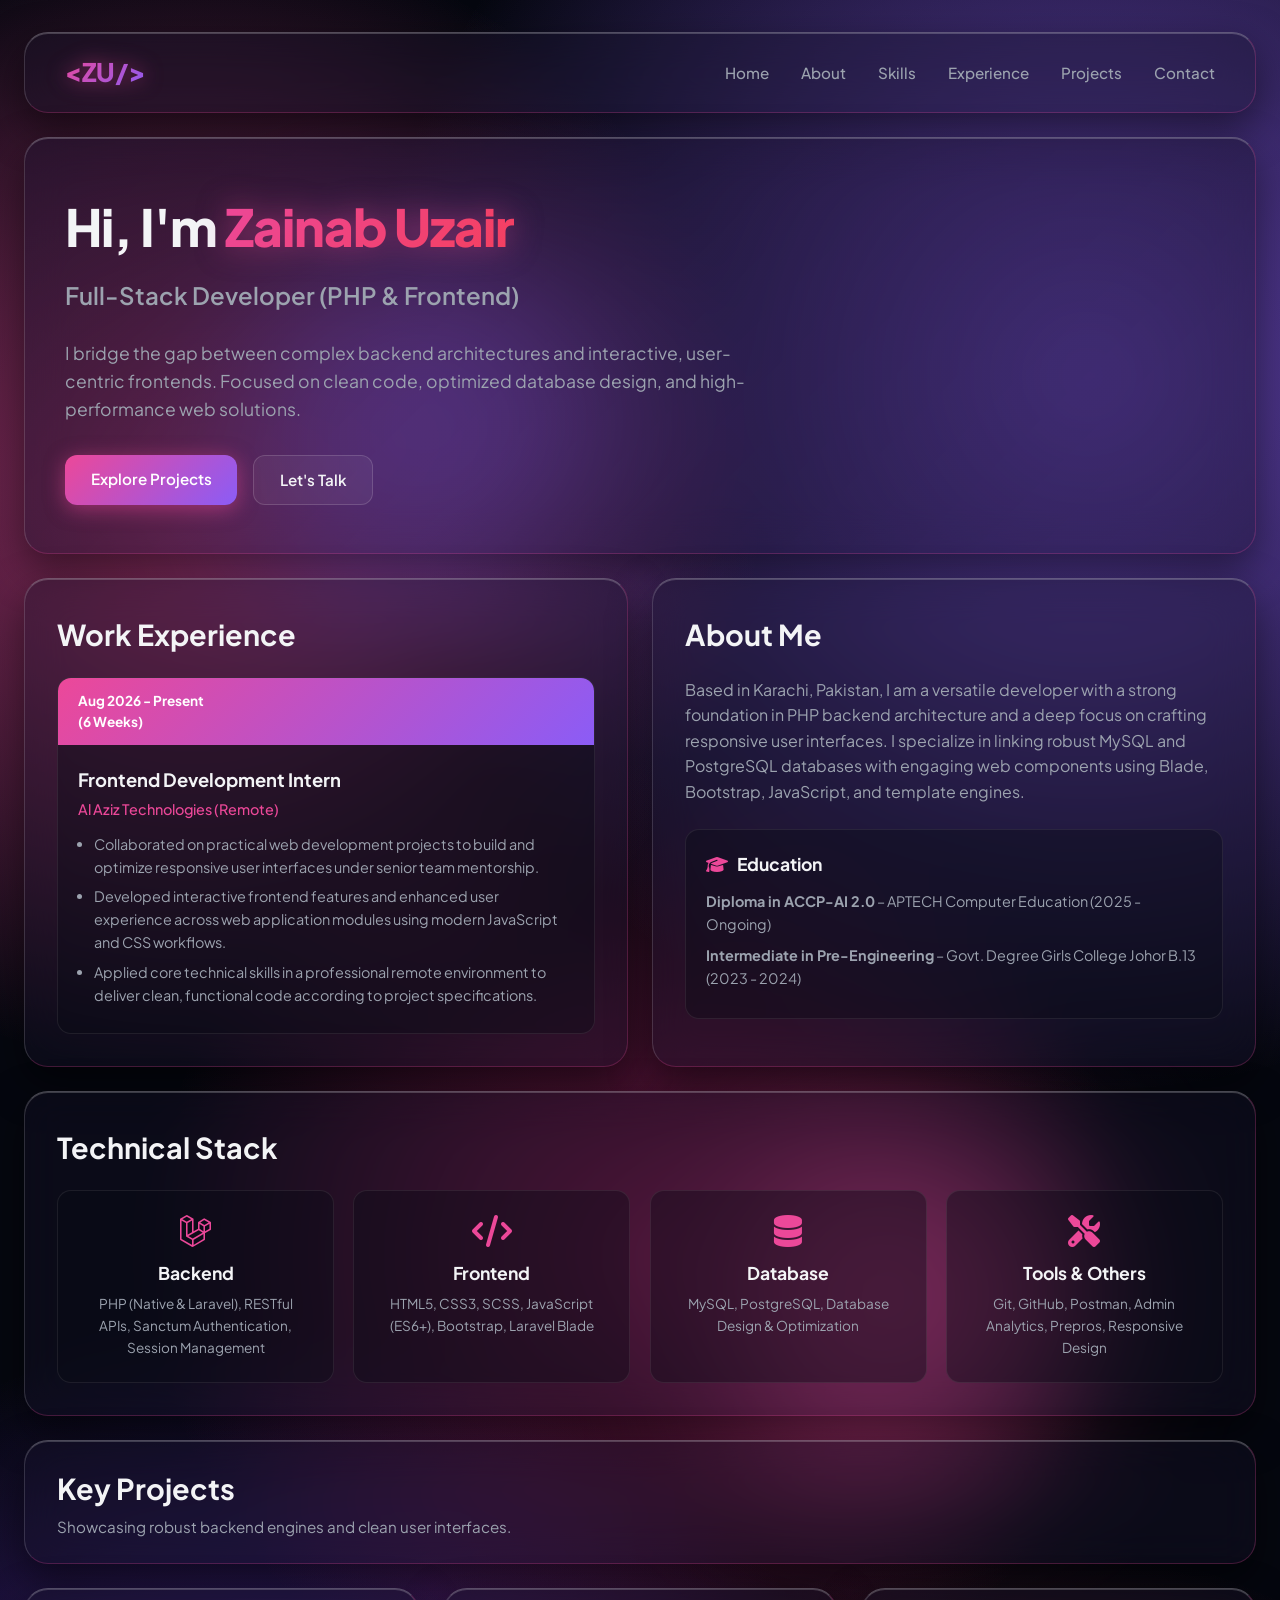
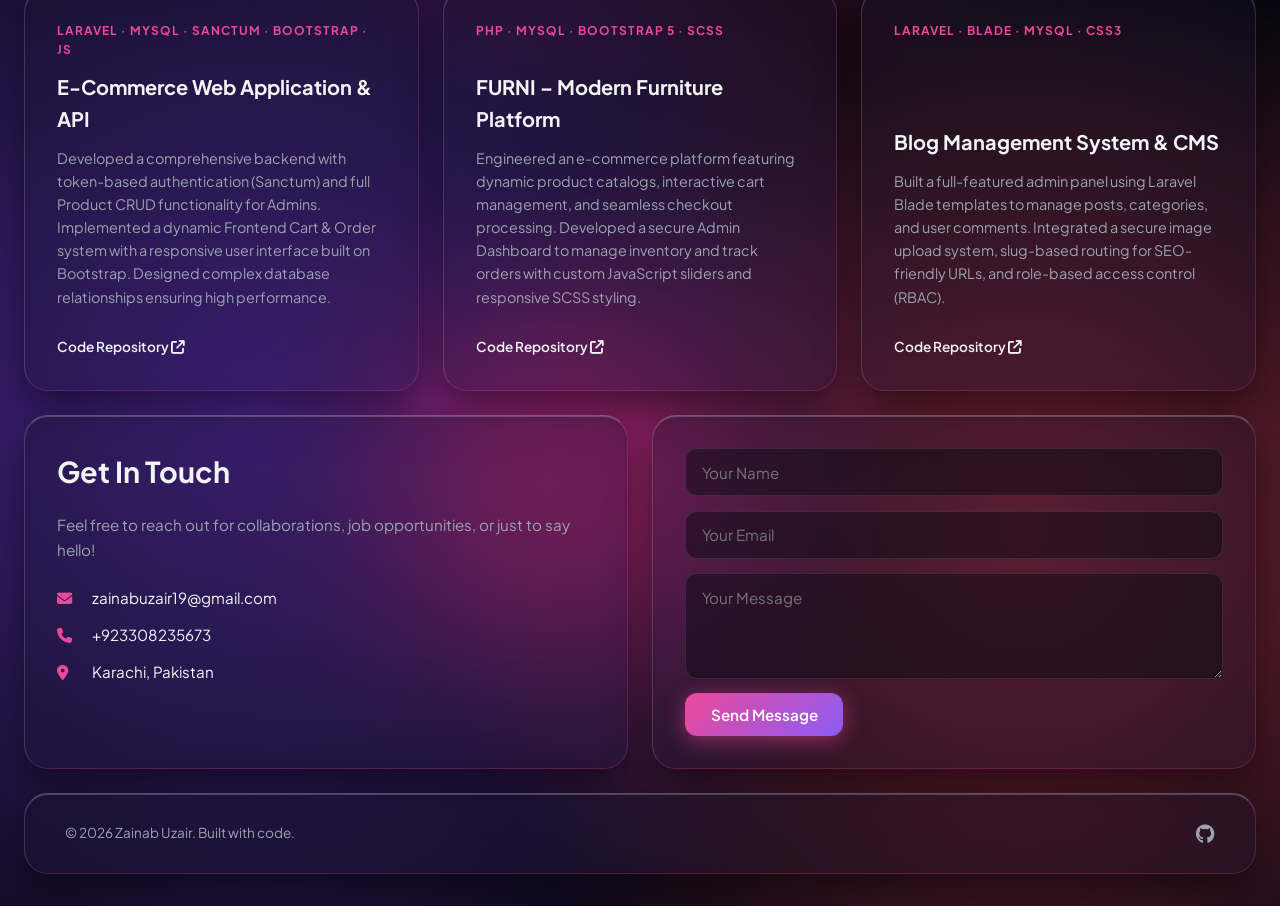
<file: index.html>
<!DOCTYPE html>
<html lang="en">
<head>
    <meta charset="UTF-8">
    <meta name="viewport" content="width=device-width, initial-scale=1.0">
    <title>Zainab Uzair | Full-Stack Developer</title>
    <link rel="stylesheet" href="style.css">
    <!-- FontAwesome for technical icons -->
    <link rel="stylesheet" href="https://cdnjs.cloudflare.com/ajax/libs/font-awesome/6.4.0/css/all.min.css">
    <!-- Google Fonts for Modern Typography -->
    <link href="https://fonts.googleapis.com/css2?family=Plus+Jakarta+Sans:wght@300;400;500;600;700;800&display=swap" rel="stylesheet">
</head>
<body>

    <!-- Background Ambient Neon Glow Elements -->
    <div class="ambient-glow glow-1"></div>
    <div class="ambient-glow glow-2"></div>
    <div class="ambient-glow glow-3"></div>

    <!-- Main Bento Grid Container -->
    <div class="bento-portfolio-container">

        <!-- Top Navigation / Header Bento Card -->
        <header class="bento-card nav-card">
            <div class="logo">&lt;ZU/&gt;</div>
            <nav>
                <ul>
                    <li><a href="#hero">Home</a></li>
                    <li><a href="#about">About</a></li>
                    <li><a href="#skills">Skills</a></li>
                    <li><a href="#experience">Experience</a></li>
                    <li><a href="#projects">Projects</a></li>
                    <li><a href="#contact">Contact</a></li>
                </ul>
            </nav>
        </header>

        <!-- Bento Grid Layout Starts -->
        <main class="bento-grid">

            <!-- Hero Section Card (Wide Bento Box) -->
            <section id="hero" class="bento-card hero-card">
                <div class="hero-content">
                    <h1>Hi, I'm <span class="highlight">Zainab Uzair</span></h1>
                    <h2>Full-Stack Developer (PHP & Frontend)</h2>
                    <p>I bridge the gap between complex backend architectures and interactive, user-centric frontends. Focused on clean code, optimized database design, and high-performance web solutions.</p>
                    <div class="cta-buttons">
                        <a href="#projects" class="btn primary-btn">Explore Projects</a>
                        <a href="#contact" class="btn secondary-btn">Let's Talk</a>
                    </div>
                </div>
            </section>

            <!-- Experience Bento Card -->
            <section id="experience" class="bento-card experience-card">
                <h2>Work Experience</h2>
                <div class="timeline">
                    <div class="timeline-item">
                        <div class="timeline-date">
                            Aug 2026 - Present<br>(6 Weeks)
                        </div>
                        <div class="timeline-content">
                            <h3>Frontend Development Intern</h3>
                            <h4>Al Aziz Technologies (Remote)</h4>
                            <ul>
                                <li>Collaborated on practical web development projects to build and optimize responsive user interfaces under senior team mentorship.</li>
                                <li>Developed interactive frontend features and enhanced user experience across web application modules using modern JavaScript and CSS workflows.</li>
                                <li>Applied core technical skills in a professional remote environment to deliver clean, functional code according to project specifications.</li>
                            </ul>
                        </div>
                    </div>
                </div>
            </section>

            <!-- About Me Bento Card -->
            <section id="about" class="bento-card about-card">
                <h2>About Me</h2>
                <p>Based in Karachi, Pakistan, I am a versatile developer with a strong foundation in PHP backend architecture and a deep focus on crafting responsive user interfaces. I specialize in linking robust MySQL and PostgreSQL databases with engaging web components using Blade, Bootstrap, JavaScript, and template engines.</p>
                
                <div class="education-block">
                    <h3><i class="fa-solid fa-graduation-cap"></i> Education</h3>
                    <ul>
                        <li><strong>Diploma in ACCP-AI 2.0</strong> – APTECH Computer Education (2025 - Ongoing)</li>
                        <li><strong>Intermediate in Pre-Engineering</strong> – Govt. Degree Girls College Johor B.13 (2023 - 2024)</li>
                    </ul>
                </div>
            </section>

            <!-- Technical Stack Bento Grid (Inner Mini Bento Grid for Skills) -->
            <section id="skills" class="bento-card skills-card">
                <h2>Technical Stack</h2>
                <div class="skills-grid">
                    <div class="mini-skill-card">
                        <i class="fa-brands fa-laravel"></i>
                        <h3>Backend</h3>
                        <p>PHP (Native & Laravel), RESTful APIs, Sanctum Authentication, Session Management</p>
                    </div>
                    <div class="mini-skill-card">
                        <i class="fa-solid fa-code"></i>
                        <h3>Frontend</h3>
                        <p>HTML5, CSS3, SCSS, JavaScript (ES6+), Bootstrap, Laravel Blade</p>
                    </div>
                    <div class="mini-skill-card">
                        <i class="fa-solid fa-database"></i>
                        <h3>Database</h3>
                        <p>MySQL, PostgreSQL, Database Design & Optimization</p>
                    </div>
                    <div class="mini-skill-card">
                        <i class="fa-solid fa-screwdriver-wrench"></i>
                        <h3>Tools & Others</h3>
                        <p>Git, GitHub, Postman, Admin Analytics, Prepros, Responsive Design</p>
                    </div>
                </div>
            </section>

            <!-- Projects Section Header / Intro Bento Card -->
            <section id="projects" class="bento-card projects-header-card">
                <h2>Key Projects</h2>
                <p class="section-subtitle">Showcasing robust backend engines and clean user interfaces.</p>
            </section>

            <!-- Project 1 Card -->
            <div class="bento-card project-card">
                <div class="project-tags">Laravel · MySQL · Sanctum · Bootstrap · JS</div>
                <div class="project-info">
                    <h3>E-Commerce Web Application & API</h3>
                    <p>Developed a comprehensive backend with token-based authentication (Sanctum) and full Product CRUD functionality for Admins. Implemented a dynamic Frontend Cart & Order system with a responsive user interface built on Bootstrap. Designed complex database relationships ensuring high performance.</p>
                    <a href="https://github.com/zainabuzair" target="_blank" class="project-link">Code Repository <i class="fa-solid fa-arrow-up-right-from-square"></i></a>
                </div>
            </div>

            <!-- Project 2 Card -->
            <div class="bento-card project-card">
                <div class="project-tags">PHP · MySQL · Bootstrap 5 · SCSS</div>
                <div class="project-info">
                    <h3>FURNI – Modern Furniture Platform</h3>
                    <p>Engineered an e-commerce platform featuring dynamic product catalogs, interactive cart management, and seamless checkout processing. Developed a secure Admin Dashboard to manage inventory and track orders with custom JavaScript sliders and responsive SCSS styling.</p>
                    <a href="https://github.com/zainabuzair" target="_blank" class="project-link">Code Repository <i class="fa-solid fa-arrow-up-right-from-square"></i></a>
                </div>
            </div>

            <!-- Project 3 Card -->
            <div class="bento-card project-card">
                <div class="project-tags">Laravel · Blade · MySQL · CSS3</div>
                <div class="project-info">
                    <h3>Blog Management System & CMS</h3>
                    <p>Built a full-featured admin panel using Laravel Blade templates to manage posts, categories, and user comments. Integrated a secure image upload system, slug-based routing for SEO-friendly URLs, and role-based access control (RBAC).</p>
                    <a href="https://github.com/zainabuzair" target="_blank" class="project-link">Code Repository <i class="fa-solid fa-arrow-up-right-from-square"></i></a>
                </div>
            </div>

            <!-- Contact Information Bento Card -->
            <section id="contact" class="bento-card contact-info-card">
                <h2>Get In Touch</h2>
                <p>Feel free to reach out for collaborations, job opportunities, or just to say hello!</p>
                <div class="contact-details">
                    <p><i class="fa-solid fa-envelope"></i> zainabuzair19@gmail.com</p>
                    <p><i class="fa-solid fa-phone"></i> +923308235673</p>
                    <p><i class="fa-solid fa-location-dot"></i> Karachi, Pakistan</p>
                </div>
            </section>

            <!-- Contact Form Bento Card -->
            <div class="bento-card contact-form-card">
                <form class="contact-form" action="https://formspree.io/f/xkjwvjkq" method="POST">
                    <input type="text" name="name" placeholder="Your Name" required>
                    <input type="email" name="email" placeholder="Your Email" required>
                    <textarea name="message" placeholder="Your Message" rows="4" required></textarea>
                    <button type="submit" class="btn primary-btn">Send Message</button>
                </form>
            </div>

        </main>

        <!-- Footer Bento Card -->
        <footer class="bento-card footer-card">
            <p>© 2026 Zainab Uzair. Built with code.</p>
            <div class="social-links">
                <a href="https://github.com/zainabuzair" target="_blank"><i class="fa-brands fa-github"></i></a>
            </div>
        </footer>

    </div>

</body>
</html>
</file>
<file: style.css>
/* Universal Resets & Theme Variables */
* {
    margin: 0;
    padding: 0;
    box-sizing: border-box;
    font-family: 'Plus Jakarta Sans', sans-serif;
    scroll-behavior: smooth;
}

:root {
    --bg-deep: #05070f;
    --card-bg: rgba(25, 20, 45, 0.35); /* More translucent for true glass effect */
    --card-border: rgba(236, 72, 153, 0.25);
    --card-border-hover: rgba(236, 72, 153, 0.7);
    --neon-rose: #ec4899;
    --neon-violet: #8b5cf6;
    --text-main: #f3f4f6;
    --text-muted: #9ca3af;
}

body {
    background-color: var(--bg-deep);
    color: var(--text-main);
    line-height: 1.6;
    min-height: 100vh;
    padding: 2rem 1.5rem;
    position: relative;
    overflow-x: hidden;
}

/* Stunning Floating Neon Shapes & Patterns for Glass Refraction */
body::before, body::after {
    content: '';
    position: absolute;
    width: 100%;
    height: 100%;
    top: 0;
    left: 0;
    pointer-events: none;
    z-index: -2;
    background-image: 
        radial-gradient(circle at 15% 20%, rgba(236, 72, 153, 0.35) 0%, transparent 25%),
        radial-gradient(circle at 85% 15%, rgba(139, 92, 246, 0.4) 0%, transparent 30%),
        radial-gradient(circle at 50% 50%, rgba(219, 39, 119, 0.25) 0%, transparent 35%),
        radial-gradient(circle at 20% 80%, rgba(124, 58, 237, 0.35) 0%, transparent 30%),
        radial-gradient(circle at 80% 85%, rgba(244, 63, 94, 0.3) 0%, transparent 25%);
}

/* Floating Geometric Glowing Orbs to create blur refraction */
.ambient-glow {
    position: absolute;
    width: 350px;
    height: 350px;
    border-radius: 40% 60% 70% 30% / 40% 50% 60% 50%;
    filter: blur(80px);
    z-index: -1;
    opacity: 0.6;
    animation: morphFloat 10s ease-in-out infinite alternate;
}

.glow-1 {
    top: 10%;
    left: 20%;
    background: var(--neon-violet);
}

.glow-2 {
    top: 45%;
    right: 15%;
    background: var(--neon-rose);
    animation-delay: -3s;
}

.glow-3 {
    bottom: 10%;
    left: 30%;
    background: #db2777;
    animation-delay: -6s;
}

@keyframes morphFloat {
    0% { transform: translateY(0) scale(1); border-radius: 40% 60% 70% 30% / 40% 50% 60% 50%; }
    100% { transform: translateY(-30px) scale(1.1); border-radius: 60% 40% 30% 70% / 50% 60% 40% 50%; }
}

/* Main Bento Wrapper */
.bento-portfolio-container {
    max-width: 1300px;
    margin: 0 auto;
    display: flex;
    flex-direction: column;
    gap: 1.5rem;
    position: relative;
    z-index: 1;
}

/* Ultra-Glossy Glassmorphism Bento Card Core Style */
.bento-card {
    background: var(--card-bg);
    backdrop-filter: blur(20px);
    -webkit-backdrop-filter: blur(20px);
    border: 1px solid var(--card-border);
    border-top: 1px solid rgba(255, 255, 255, 0.25); /* Glossy top edge highlight */
    border-left: 1px solid rgba(255, 255, 255, 0.15); /* Glossy left edge highlight */
    border-radius: 24px;
    padding: 2rem;
    box-shadow: 0 16px 40px 0 rgba(0, 0, 0, 0.5), inset 0 1px 0 0 rgba(255, 255, 255, 0.2);
    transition: all 0.4s cubic-bezier(0.4, 0, 0.2, 1);
}

.bento-card:hover {
    border-color: var(--card-border-hover);
    border-top-color: rgba(255, 255, 255, 0.4);
    box-shadow: 0 20px 50px 0 rgba(236, 72, 153, 0.3), inset 0 1px 0 0 rgba(255, 255, 255, 0.4);
    transform: translateY(-3px);
}

/* Header / Navigation Bento */
.nav-card {
    display: flex;
    justify-content: space-between;
    align-items: center;
    padding: 1.2rem 2.5rem;
}

.logo {
    font-size: 1.6rem;
    font-weight: 800;
    background: linear-gradient(135deg, var(--neon-rose), var(--neon-violet));
    -webkit-background-clip: text;
    -webkit-text-fill-color: transparent;
    letter-spacing: -0.5px;
    filter: drop-shadow(0 0 10px rgba(236, 72, 153, 0.6));
}

nav ul {
    display: flex;
    list-style: none;
    gap: 2rem;
}

nav ul li a {
    color: var(--text-muted);
    text-decoration: none;
    font-weight: 500;
    font-size: 0.95rem;
    transition: color 0.3s ease;
}

nav ul li a:hover {
    color: var(--neon-rose);
    text-shadow: 0 0 10px rgba(236, 72, 153, 0.6);
}

/* Bento Grid Layout */
.bento-grid {
    display: grid;
    grid-template-columns: repeat(12, 1fr);
    gap: 1.5rem;
}

/* Sections Grid Assignment */
.hero-card {
    grid-column: span 12;
    background: linear-gradient(135deg, rgba(30, 20, 50, 0.45), rgba(15, 12, 30, 0.35));
    padding: 3rem 2.5rem;
}

.hero-content h1 {
    font-size: 3.2rem;
    font-weight: 800;
    color: var(--text-main);
    margin-bottom: 0.5rem;
    letter-spacing: -1px;
}

.hero-content h2 {
    font-size: 1.5rem;
    font-weight: 600;
    color: var(--text-muted);
    margin-bottom: 1.5rem;
}

.hero-content .highlight {
    background: linear-gradient(135deg, var(--neon-rose), #f43f5e);
    -webkit-background-clip: text;
    -webkit-text-fill-color: transparent;
    filter: drop-shadow(0 0 15px rgba(236, 72, 153, 0.5));
}

.hero-content p {
    font-size: 1.1rem;
    color: var(--text-muted);
    max-width: 700px;
    margin-bottom: 2rem;
}

/* Buttons */
.cta-buttons {
    display: flex;
    gap: 1rem;
}

.btn {
    display: inline-block;
    padding: 0.75rem 1.6rem;
    border-radius: 12px;
    text-decoration: none;
    font-weight: 600;
    font-size: 0.95rem;
    transition: all 0.3s ease;
}

.primary-btn {
    background: linear-gradient(135deg, var(--neon-rose), var(--neon-violet));
    color: #ffffff;
    border: none;
    box-shadow: 0 4px 20px rgba(236, 72, 153, 0.5);
}

.primary-btn:hover {
    opacity: 0.95;
    transform: translateY(-2px);
    box-shadow: 0 6px 25px rgba(236, 72, 153, 0.8);
}

.secondary-btn {
    background: rgba(255, 255, 255, 0.05);
    color: var(--text-main);
    border: 1px solid rgba(255, 255, 255, 0.15);
}

.secondary-btn:hover {
    border-color: var(--neon-rose);
    color: var(--neon-rose);
    background: rgba(236, 72, 153, 0.08);
}

/* About Bento Card */
.about-card {
    grid-column: span 6;
}

.about-card h2, .experience-card h2, .skills-card h2, .projects-header-card h2, .contact-info-card h2 {
    font-size: 1.8rem;
    font-weight: 700;
    margin-bottom: 1.2rem;
    color: var(--text-main);
}

.about-card p {
    color: var(--text-muted);
    font-size: 1rem;
    margin-bottom: 1.5rem;
}

.education-block {
    background: rgba(10, 10, 20, 0.4);
    border: 1px solid rgba(255, 255, 255, 0.08);
    padding: 1.25rem;
    border-radius: 14px;
}

.education-block h3 {
    font-size: 1.1rem;
    color: var(--text-main);
    margin-bottom: 0.75rem;
}

.education-block h3 i {
    color: var(--neon-rose);
    margin-right: 0.4rem;
}

.education-block ul {
    list-style: none;
    color: var(--text-muted);
    font-size: 0.9rem;
}

.education-block ul li {
    margin-bottom: 0.5rem;
}

/* Experience Bento Card */
.experience-card {
    grid-column: span 6;
}

.timeline-item {
    background: rgba(10, 10, 20, 0.4);
    border-radius: 14px;
    border: 1px solid rgba(255, 255, 255, 0.08);
    overflow: hidden;
    display: flex;
    flex-direction: column;
}

.timeline-date {
    background: linear-gradient(135deg, var(--neon-rose), var(--neon-violet));
    color: white;
    padding: 0.75rem 1.25rem;
    font-size: 0.85rem;
    font-weight: 700;
}

.timeline-content {
    padding: 1.25rem;
}

.timeline-content h3 {
    font-size: 1.15rem;
    color: var(--text-main);
    margin-bottom: 0.2rem;
}

.timeline-content h4 {
    font-size: 0.9rem;
    color: var(--neon-rose);
    font-weight: 500;
    margin-bottom: 0.75rem;
}

.timeline-content ul {
    padding-left: 1rem;
    color: var(--text-muted);
    font-size: 0.9rem;
}

.timeline-content ul li {
    margin-bottom: 0.4rem;
}

/* Skills Bento Card */
.skills-card {
    grid-column: span 12;
}

.skills-grid {
    display: grid;
    grid-template-columns: repeat(auto-fit, minmax(220px, 1fr));
    gap: 1.2rem;
    margin-top: 1rem;
}

.mini-skill-card {
    background: rgba(10, 10, 20, 0.4);
    border: 1px solid rgba(255, 255, 255, 0.08);
    padding: 1.5rem;
    border-radius: 14px;
    text-align: center;
    transition: all 0.3s ease;
}

.mini-skill-card:hover {
    border-color: var(--neon-rose);
    background: rgba(236, 72, 153, 0.05);
    transform: translateY(-3px);
}

.mini-skill-card i {
    font-size: 2rem;
    color: var(--neon-rose);
    margin-bottom: 0.75rem;
}

.mini-skill-card h3 {
    font-size: 1.1rem;
    color: var(--text-main);
    margin-bottom: 0.4rem;
}

.mini-skill-card p {
    font-size: 0.85rem;
    color: var(--text-muted);
}

/* Projects Header Card */
.projects-header-card {
    grid-column: span 12;
    padding: 1.5rem 2rem;
}

.projects-header-card h2 {
    margin-bottom: 0.2rem;
}

.section-subtitle {
    color: var(--text-muted);
    font-size: 0.95rem;
}

/* Project Bento Cards */
.project-card {
    grid-column: span 4;
    display: flex;
    flex-direction: column;
    justify-content: space-between;
}

.project-tags {
    font-size: 0.75rem;
    text-transform: uppercase;
    letter-spacing: 1px;
    color: var(--neon-rose);
    margin-bottom: 0.75rem;
    font-weight: 700;
}

.project-info h3 {
    font-size: 1.25rem;
    color: var(--text-main);
    margin-bottom: 0.75rem;
}

.project-info p {
    font-size: 0.9rem;
    color: var(--text-muted);
    margin-bottom: 1.5rem;
}

.project-link {
    color: var(--text-main);
    text-decoration: none;
    font-size: 0.85rem;
    font-weight: 600;
    transition: color 0.3s;
}

.project-link:hover {
    color: var(--neon-rose);
}

/* Contact Info Bento Card */
.contact-info-card {
    grid-column: span 6;
}

.contact-info-card p {
    color: var(--text-muted);
    font-size: 0.95rem;
    margin-bottom: 1.5rem;
}

.contact-details {
    display: flex;
    flex-direction: column;
    gap: 0.8rem;
}

.contact-details p {
    color: var(--text-main);
    font-size: 0.95rem;
    margin-bottom: 0;
}

.contact-details i {
    color: var(--neon-rose);
    margin-right: 0.75rem;
    width: 20px;
}

/* Contact Form Bento Card */
.contact-form-card {
    grid-column: span 6;
    display: flex;
    flex-direction: column;
    justify-content: center;
}

.contact-form {
    display: flex;
    flex-direction: column;
    gap: 0.9rem;
}

.contact-form input,
.contact-form textarea {
    padding: 0.85rem 1rem;
    background: rgba(10, 10, 20, 0.5);
    border: 1px solid rgba(255, 255, 255, 0.1);
    border-radius: 12px;
    color: var(--text-main);
    font-size: 0.95rem;
    transition: border-color 0.3s, background 0.3s;
}

.contact-form input:focus,
.contact-form textarea:focus {
    outline: none;
    border-color: var(--neon-rose);
    background: rgba(236, 72, 153, 0.05);
}

.contact-form button {
    align-self: flex-start;
    cursor: pointer;
}

/* Footer Bento Card */
.footer-card {
    grid-column: span 12;
    display: flex;
    justify-content: space-between;
    align-items: center;
    padding: 1.5rem 2.5rem;
    color: var(--text-muted);
    font-size: 0.85rem;
}

.social-links a {
    color: var(--text-muted);
    font-size: 1.2rem;
    transition: color 0.3s;
}

.social-links a:hover {
    color: var(--neon-rose);
}

/* Responsive Breakpoints for Bento Grid */
@media (max-width: 1024px) {
    .project-card {
        grid-column: span 6;
    }
    .about-card, .experience-card, .contact-info-card, .contact-form-card {
        grid-column: span 12;
    }
}

@media (max-width: 768px) {
    body {
        padding: 1rem 0.75rem;
    }
    .nav-card {
        flex-direction: column;
        gap: 1rem;
        padding: 1rem;
    }
    nav ul {
        gap: 1rem;
        flex-wrap: wrap;
        justify-content: center;
    }
    .hero-content h1 {
        font-size: 2.3rem;
    }
    .project-card {
        grid-column: span 12;
    }
    .footer-card {
        flex-direction: column;
        gap: 0.75rem;
        text-align: center;
    }
}
</file>
